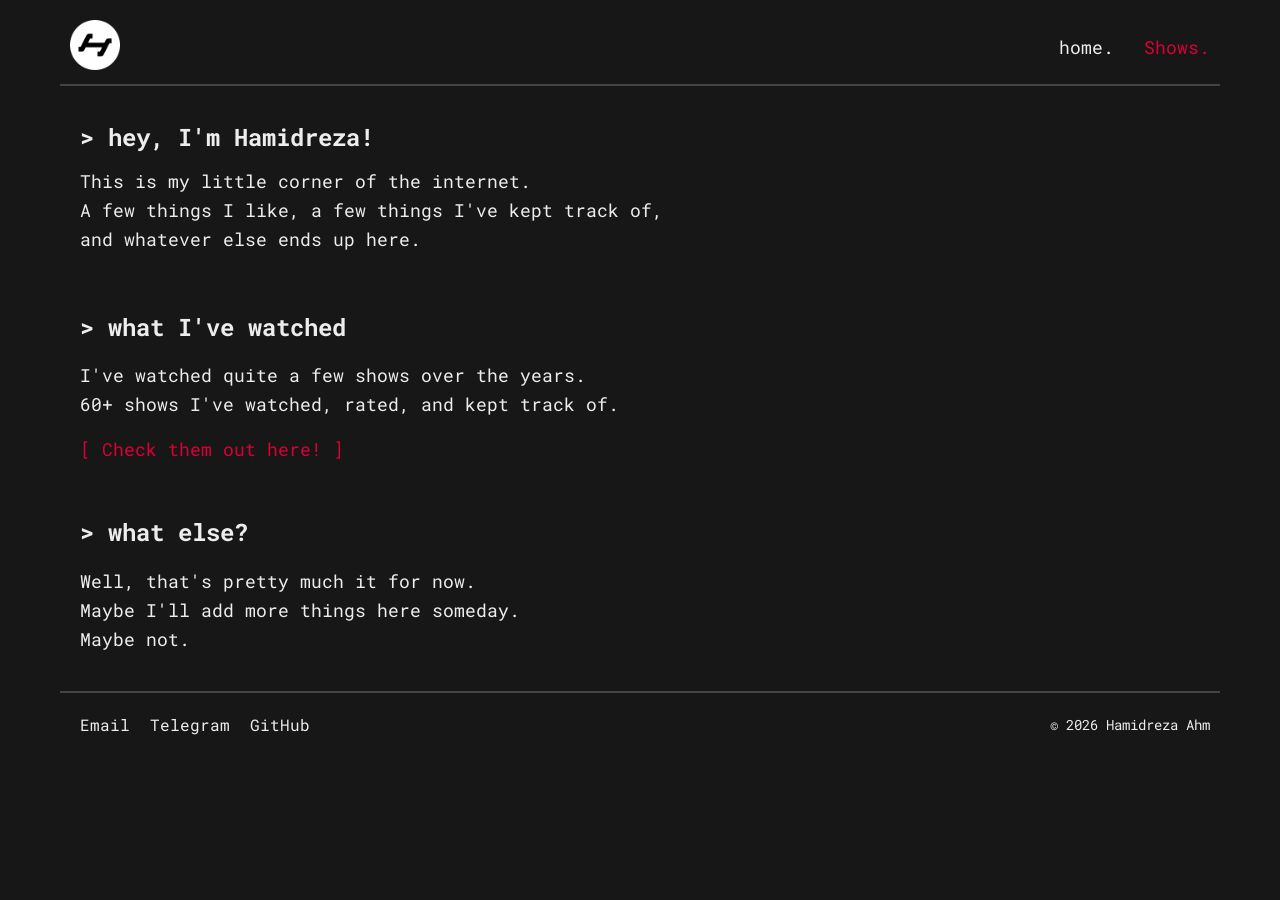
<file: index.html>
<!DOCTYPE html>
<html lang="en">
<head>
    <meta charset="UTF-8">
    <meta name="viewport" content="width=device-width, initial-scale=1.0">
    <link rel="preconnect" href="https://fonts.googleapis.com">
    <link rel="preconnect" href="https://fonts.gstatic.com" crossorigin>
    <link href="https://fonts.googleapis.com/css2?family=Roboto+Mono:ital,wght@0,100..700;1,100..700&display=swap" rel="stylesheet">
    <link rel="stylesheet" href="./styles/app.css">
    <link rel="stylesheet" href="./styles/normalize.css">
    <link rel="shortcut icon" href="./images/logo.png" type="image/x-icon">
    <title>home.</title>
</head>
<body>
    <header class="header">
        <div class="container">
            <nav class="nav">
                <section class="nav_content">
                    <div class="nav_logo">
                        <a href="./index.html" class="nav_button">
                            <img src="./images/logo.png" alt="H" class="nav_logo_img">
                        </a>
                    </div>
                    <div class="nav_buttons">
                        <ul class="nav_list">
                            <li class="nav_item">
                                <a href="./index.html" class="nav_button">home.</a>
                            </li>
                            <li class="nav_item">
                                <a href="./shows.html" class="nav_button nav_button--shows" target="_blank" >Shows.</a>
                            </li>
                        </ul>
                    </div>
                </section>
            </nav>
        </div>
    </header>

    <main class="main">
        <div class="container">
            <section class="hero">
                <div class="main_contect">
                    <h1 class="main_title"> > hey, I'm Hamidreza! </h1>
                    <p class="main_description">
                        This is my little corner of the internet.
                    </p>
                    <p class="main_description">
                        A few things I like, a few things I've kept track of,<br/>
                        and whatever else ends up here.
                    </p>
                    <!-- <a href="./about.html" class="shows_button" target="_blank"> [ a little more about me → ]</a> -->

                </div>
            </section>
            <section class="shows">
                <div class="main_contect">
                    <h2 class="main_title"> > what I've watched </h2>
                    <p class="main_description">
                        I've watched quite a few shows over the years.
                    </p>
                    <p class="main_description">
                        60+ shows I've watched, rated, and kept track of.
                    </p>
                    <a href="./shows.html" class="shows_button" target="_blank">[ Check them out here! ]</a>
                </div>
            </section>

            <section class="currently">
                <div class="main_contect">
                    <h2 class="main_title">> what else? </h2>
                    <p class="main_description">
                        Well, that's pretty much it for now.<br/>
                        Maybe I'll add more things here someday.<br/>
                        Maybe not.
                    </p>

                </div>
            </section>
        </div>
    </main>

    <footer class="footer">
        <div class="container">
            <section class="footer_content">
                <nav class="footer_nav">
                    <ul class="footer_nav_list" >
                        <li class="footer_nav_item" >
                            <a href="mailto:hamidrezaahmadi@gmail.com" class="footer_nav_link" target="_blank">Email</a>
                        </li>
                        <li class="footer_nav_item">
                            <a href="https://t.me/PianistNoob" class="footer_nav_link" target="_blank">Telegram</a>
                        </li>
                        <li class="footer_nav_item">
                            <a href="https://github.com/Noob-coder88" class="footer_nav_link" target="_blank">GitHub</a>
                        </li >
                    </ul>
                </nav>
                <div class="copyrights">
                    <p class="copyright"> © 2026 Hamidreza Ahm</p>
                </div>
            </section>
        </div>
    </footer>
</body>
</html>
</file>
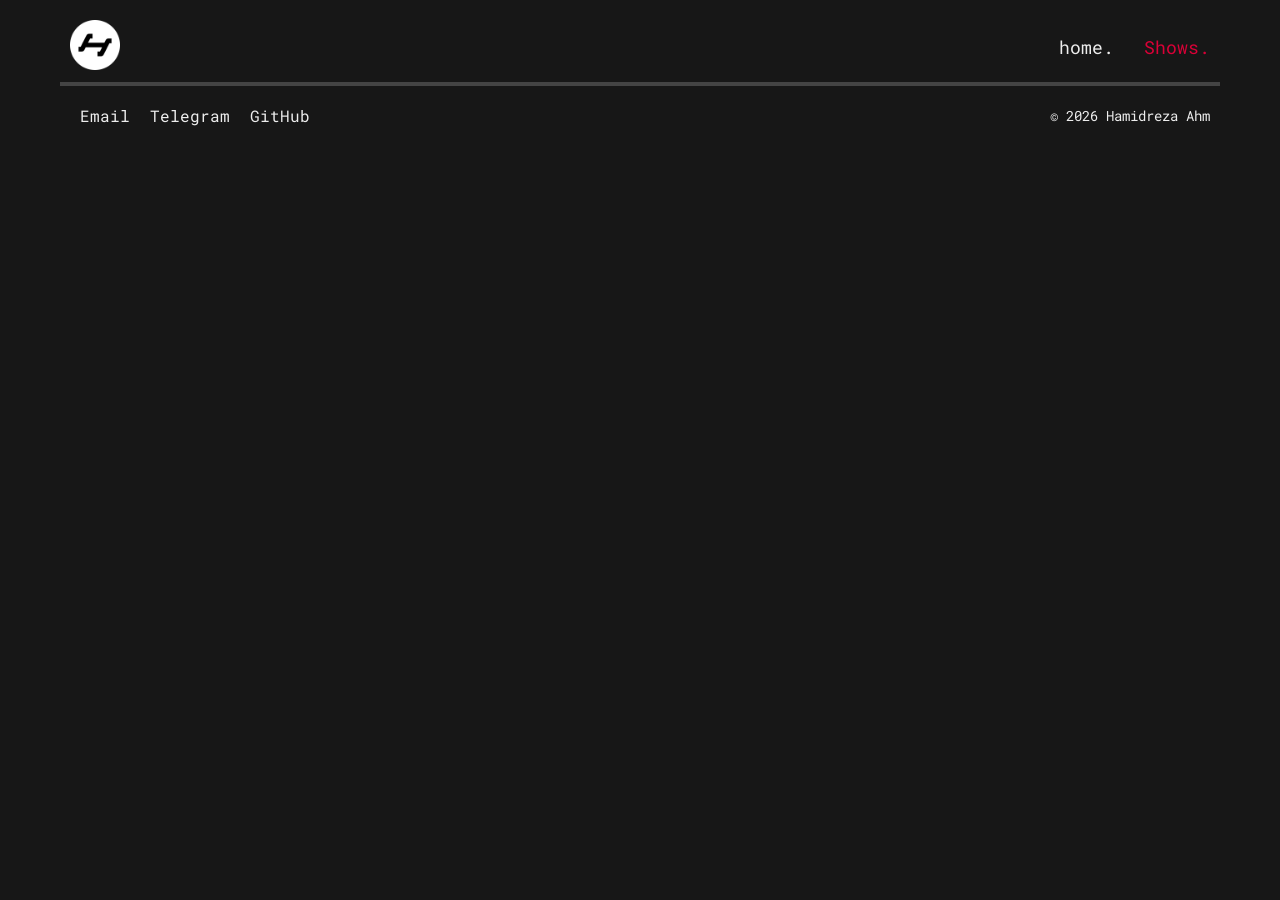
<file: about.html>
<!DOCTYPE html>
<html lang="en">
<head>
    <meta charset="UTF-8">
    <meta name="viewport" content="width=device-width, initial-scale=1.0">
    <link rel="preconnect" href="https://fonts.googleapis.com">
    <link rel="preconnect" href="https://fonts.gstatic.com" crossorigin>
    <link href="https://fonts.googleapis.com/css2?family=Roboto+Mono:ital,wght@0,100..700;1,100..700&display=swap" rel="stylesheet">
    <link rel="stylesheet" href="./styles/app.css">
    <link rel="stylesheet" href="./styles/normalize.css">
    <link rel="shortcut icon" href="./images/logo.png" type="image/x-icon">
    <title>me.</title>
</head>
<body>
    <header class="header">
        <div class="container">
            <nav class="nav">
                <section class="nav_content">
                    <div class="nav_logo">
                        <a href="./index.html" class="nav_button">
                            <img src="./images/logo.png" alt="Logo" class="nav_logo_img">
                        </a>
                    </div>
                    <div class="nav_buttons">
                        <ul class="nav_list">
                            <li class="nav_item">
                                <a href="./index.html" class="nav_button">home.</a>
                            </li>
                            <li class="nav_item">
                                <a href="./shows.html" class="nav_button nav_button--shows" target="_blank" >Shows.</a>
                            </li>
                        </ul>
                    </div>
                </section>
            </nav>
        </div>
    </header>
    <section class="main">
        <div class="container">
            <!-- <section class="about">
            <h1 class="about_title"> > So, about me... </h1>
            <p class="about_text">
                My name is HamidReza. I'm 17, and I study computer science in school.<br><br>
                I like going out and hanging out with my friends.<br><br>
                In my free time—which is kind of my whole life—I like watching shows more than anything else. I also like listening to music, playing chess, and learning another language. That's pretty much it.<br><br>
                You might be wondering why I'm so obsessed with shows. Well, they mean a lot to me. I've grown up with them, lived with them, and in some ways, lived through them.<br>
                 I've experienced and learned things from them that I didn't—or couldn't—experience in my own life.<br>
                They've helped shape me into the person I am today.<br><br>
                Music is also an important part of my life. It's not a lie when I say I like almost everything when it comes to music, but what I listen to most is rock and metal.<br><br>
                As for chess, I just like it, even though I'm not very good at it.<br><br>
                And the night... I just love it. The silence, the loneliness, the darkness—everything about it.<br><br>
                That's it, I guess. I don't want to write too much and overshare like I usually do.<br>
                But if you've somehow made it all the way here, thanks for reading.<br>
                And hey, I always appreciate a new friend
                <a href="https://t.me/PianistNoob" target="_blank" class="about_link">[t.me]</a>
            </p>
            </section> -->
        </div>
    </section>
    <footer class="footer">
        <div class="container">
            <section class="footer_content">
                <nav class="footer_nav">
                    <ul class="footer_nav_list" >
                        <li class="footer_nav_item" >
                            <a href="mailto:hamidrezaahmadi@gmail.com" class="footer_nav_link" target="_blank">Email</a>
                        </li>
                        <li class="footer_nav_item">
                            <a href="https://t.me/PianistNoob" class="footer_nav_link" target="_blank">Telegram</a>
                        </li>
                        <li class="footer_nav_item">
                            <a href="https://github.com/Noob-coder88" class="footer_nav_link" target="_blank">GitHub</a>
                        </li >
                    </ul>
                </nav>
                <div class="copyrights">
                    <p class="copyright"> © 2026 Hamidreza Ahm</p>
                </div>
            </section>
        </div>
    </footer>
</body>
</html>
</file>
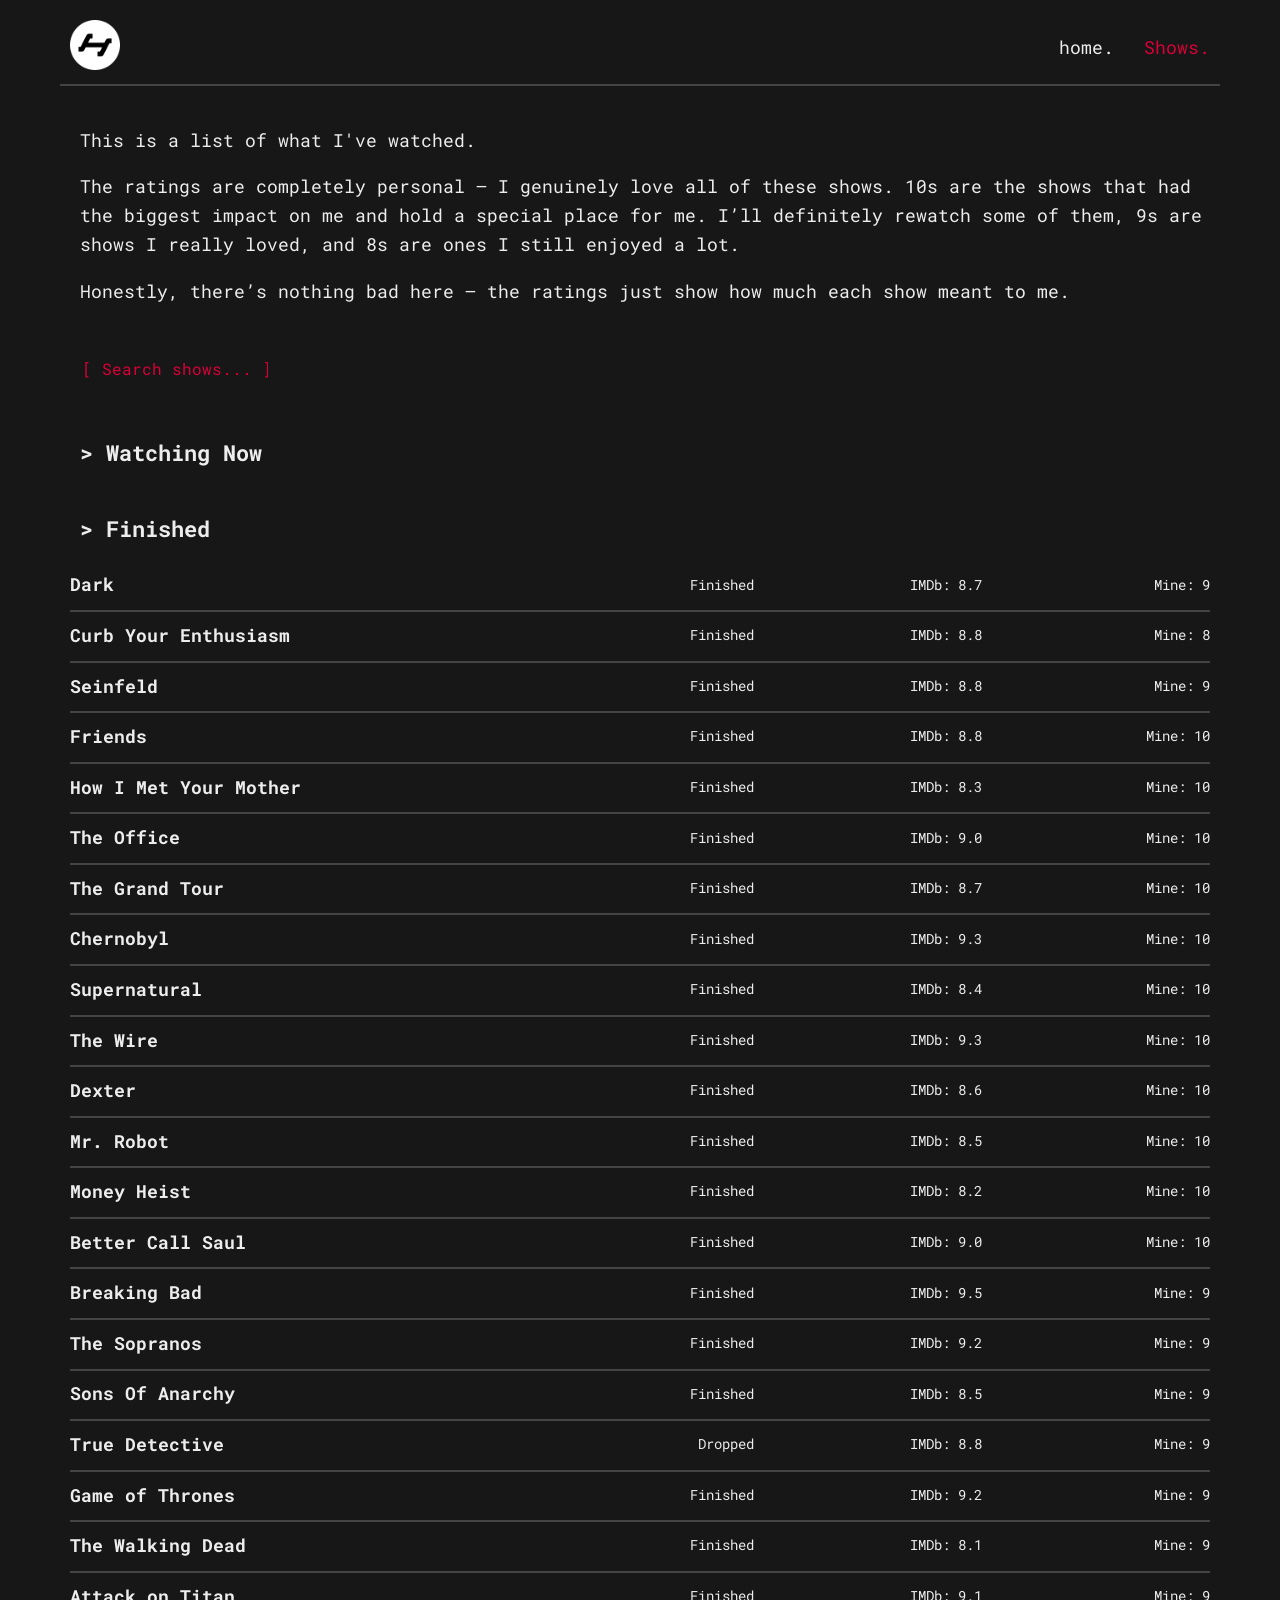
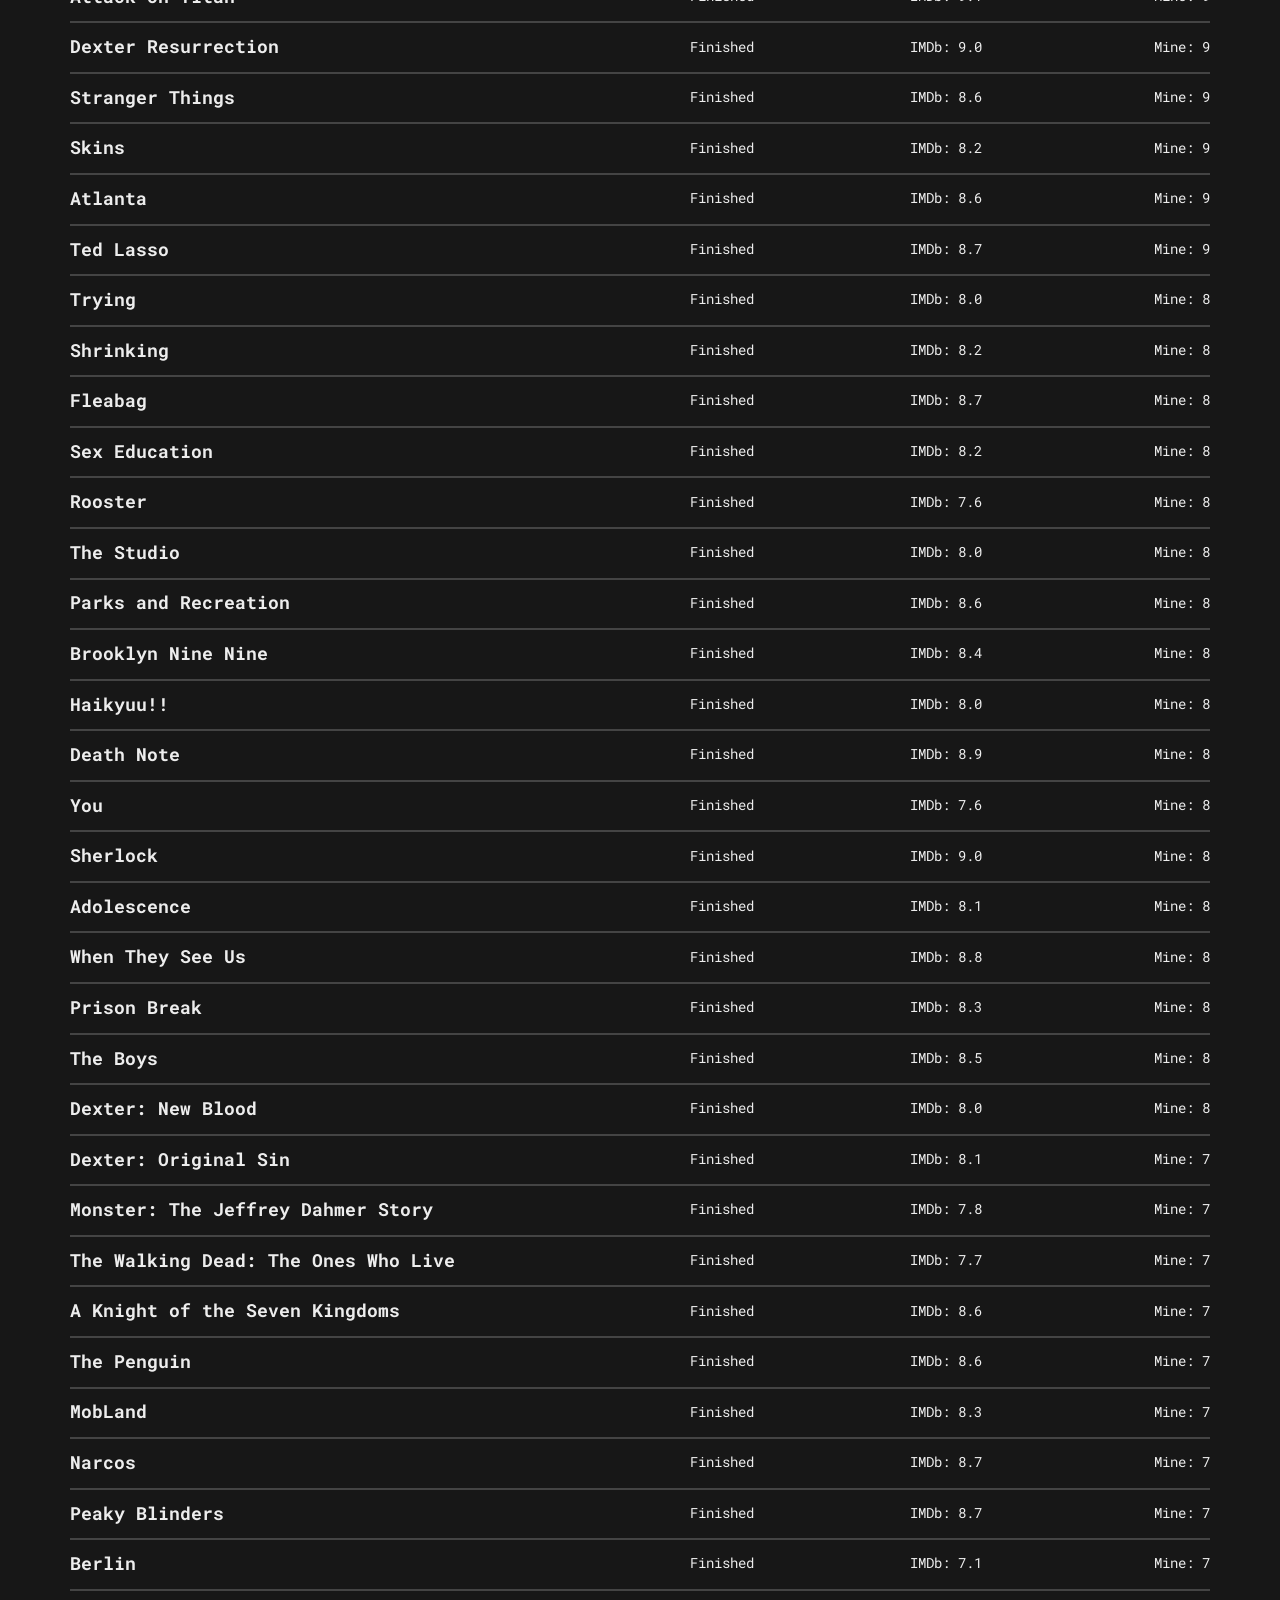
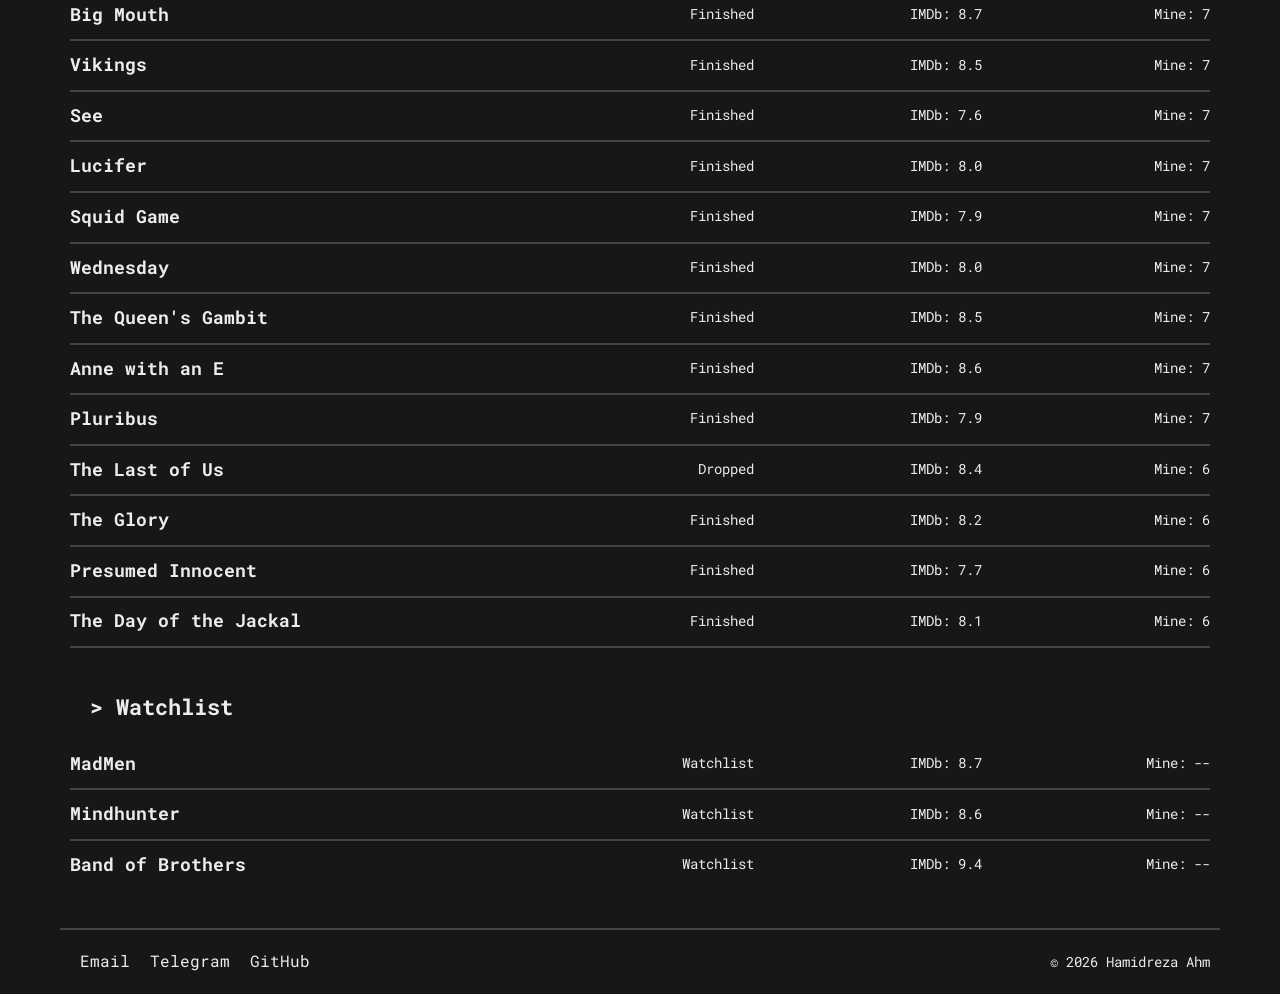
<file: shows.html>
<!DOCTYPE html>
<html lang="en">
<head>
    <meta charset="UTF-8">
    <meta name="viewport" content="width=device-width, initial-scale=1.0">
    <link rel="preconnect" href="https://fonts.googleapis.com">
    <link rel="preconnect" href="https://fonts.gstatic.com" crossorigin>
    <link href="https://fonts.googleapis.com/css2?family=Roboto+Mono:ital,wght@0,100..700;1,100..700&display=swap" rel="stylesheet">
    <link rel="stylesheet" href="./styles/app.css">
    <link rel="stylesheet" href="./styles/normalize.css">
    <link rel="shortcut icon" href="./images/logo.png" type="image/x-icon">
    <title>Shows.</title>
</head>
<body>
    <header class="header">
        <div class="container">
            <nav class="nav">
                <section class="nav_content">
                    <div class="nav_logo">
                        <a href="./index.html" class="nav_button">
                            <img src="./images/logo.png" alt="H" class="nav_logo_img">
                        </a>
                    </div>
                    <div class="nav_buttons">
                        <ul class="nav_list">
                            <li class="nav_item">
                                <a href="./index.html" class="nav_button">home.</a>
                            </li>
                            <li class="nav_item">
                                <a href="#" class="nav_button nav_button--shows">Shows.</a>
                            </li>
                        </ul>
                    </div>
                </section>
            </nav>
        </div>
    </header>
    <main class="main">
        <div class="container">
            <section class="my_shows">
                <div class="shows_about">
                    <p class="shows_about_description">
                            This is a list of what I've watched.
                    </p>
                    <p class="shows_about_description shows_about_description--long">
                        The ratings are completely personal — I genuinely love all of these shows.
                        10s are the shows that had the biggest impact on me and hold a special place for me.
                         I’ll definitely rewatch some of them, 9s are shows I really loved, and 8s are ones I still enjoyed a lot.
                    </p>
                    <p class="shows_about_description">
                        Honestly, there’s nothing bad here — the ratings just show how much each show meant to me.
                    </p>
                    <!-- <h1 class="shows_about_title">> My Shows</h1> -->
                </div>
                <div class="searchbox">
                      <input class="shows_search" type="text" id="search" placeholder="[ Search shows... ] ">
                </div>

                    <h1 class="Watching_title shows_section_title">> Watching Now</h1>
                <div class="shows_list">
                    <!-- Watching -->

                    <h2 class="Finished_title shows_section_title">> Finished</h2>
                    <!-- Finished -->
                    <a href="show.html?id=dark" class="shows_item">
                        <h2 class="shows_title">Dark</h2>
                        <p class="shows_status">Finished</p>
                        <p class="shows_imdb">IMDb: 8.7</p>
                        <p class="shows_myrate">Mine: 9</p>
                    </a>

                    <a href="show.html?id=curb-your-enthusiasm" class="shows_item">
                        <h2 class="shows_title">Curb Your Enthusiasm</h2>
                        <p class="shows_status">Finished</p>
                        <p class="shows_imdb">IMDb: 8.8</p>
                        <p class="shows_myrate">Mine: 8</p>
                    </a>
                    <a href="show.html?id=seinfeld" class="shows_item">
                        <h2 class="shows_title">Seinfeld</h2>
                        <p class="shows_status">Finished</p>
                        <p class="shows_imdb">IMDb: 8.8</p>
                        <p class="shows_myrate">Mine: 9</p>
                    </a>
                    <a href="show.html?id=friends" class="shows_item">
                        <h2 class="shows_title">Friends</h2>
                        <p class="shows_status">Finished</p>
                        <p class="shows_imdb">IMDb: 8.8</p>
                        <p class="shows_myrate">Mine: 10</p>
                    </a>
                    <a href="show.html?id=how-i-met-your-mother" class="shows_item">
                        <h2 class="shows_title">How I Met Your Mother</h2>
                        <p class="shows_status">Finished</p>
                        <p class="shows_imdb">IMDb: 8.3</p>
                        <p class="shows_myrate">Mine: 10</p>
                    </a>
                    <a href="show.html?id=the-office" class="shows_item">
                        <h2 class="shows_title">The Office</h2>
                        <p class="shows_status">Finished</p>
                        <p class="shows_imdb">IMDb: 9.0</p>
                        <p class="shows_myrate">Mine: 10</p>
                    </a>
                    <a href="show.html?id=the-grand-tour" class="shows_item">
                        <h2 class="shows_title">The Grand Tour</h2>
                        <p class="shows_status">Finished</p>
                        <p class="shows_imdb">IMDb: 8.7</p>
                        <p class="shows_myrate">Mine: 10</p>
                    </a>
                    <a href="show.html?id=chernobyl" class="shows_item">
                        <h2 class="shows_title">Chernobyl</h2>
                        <p class="shows_status">Finished</p>
                        <p class="shows_imdb">IMDb: 9.3</p>
                        <p class="shows_myrate">Mine: 10</p>
                    </a>
                    <a href="show.html?id=supernatural" class="shows_item">
                        <h2 class="shows_title">Supernatural</h2>
                        <p class="shows_status">Finished</p>
                        <p class="shows_imdb">IMDb: 8.4</p>
                        <p class="shows_myrate">Mine: 10</p>
                    </a>
                    <a href="show.html?id=the-wire" class="shows_item">
                        <h2 class="shows_title">The Wire</h2>
                        <p class="shows_status">Finished</p>
                        <p class="shows_imdb">IMDb: 9.3</p>
                        <p class="shows_myrate">Mine: 10</p>
                    </a>
                    <a href="show.html?id=dexter" class="shows_item">
                        <h2 class="shows_title">Dexter</h2>
                        <p class="shows_status">Finished</p>
                        <p class="shows_imdb">IMDb: 8.6</p>
                        <p class="shows_myrate">Mine: 10</p>
                    </a>
                    <a href="show.html?id=mr-robot" class="shows_item">
                        <h2 class="shows_title">Mr. Robot</h2>
                        <p class="shows_status">Finished</p>
                        <p class="shows_imdb">IMDb: 8.5</p>
                        <p class="shows_myrate">Mine: 10</p>
                    </a>
                    <a href="show.html?id=money-heist" class="shows_item">
                        <h2 class="shows_title">Money Heist</h2>
                        <p class="shows_status">Finished</p>
                        <p class="shows_imdb">IMDb: 8.2</p>
                        <p class="shows_myrate">Mine: 10</p>
                    </a>
                    <a href="show.html?id=better-call-saul" class="shows_item">
                        <h2 class="shows_title">Better Call Saul</h2>
                        <p class="shows_status">Finished</p>
                        <p class="shows_imdb">IMDb: 9.0</p>
                        <p class="shows_myrate">Mine: 10</p>
                    </a>


                    <!-- 9 -->
                    <a href="show.html?id=breaking-bad" class="shows_item">
                        <h2 class="shows_title">Breaking Bad</h2>
                        <p class="shows_status">Finished</p>
                        <p class="shows_imdb">IMDb: 9.5</p>
                        <p class="shows_myrate">Mine: 9</p>
                    </a>
                    <a href="show.html?id=the-sopranos" class="shows_item">
                        <h2 class="shows_title">The Sopranos</h2>
                        <p class="shows_status">Finished</p>
                        <p class="shows_imdb">IMDb: 9.2</p>
                        <p class="shows_myrate">Mine: 9</p>
                    </a>
                    <a href="show.html?id=sons-of-anarchy" class="shows_item">
                        <h2 class="shows_title">Sons Of Anarchy</h2>
                        <p class="shows_status">Finished</p>
                        <p class="shows_imdb">IMDb: 8.5</p>
                        <p class="shows_myrate">Mine: 9</p>
                    </a>
                    <a href="show.html?id=true-detective" class="shows_item">
                        <h2 class="shows_title">True Detective</h2>
                        <p class="shows_status">Dropped</p>
                        <p class="shows_imdb">IMDb: 8.8</p>
                        <p class="shows_myrate">Mine: 9</p>
                    </a>
                    <a href="show.html?id=game-of-thrones" class="shows_item">
                        <h2 class="shows_title">Game of Thrones</h2>
                        <p class="shows_status">Finished</p>
                        <p class="shows_imdb">IMDb: 9.2</p>
                        <p class="shows_myrate">Mine: 9</p>
                    </a>
                    <a href="show.html?id=the-walking-dead" class="shows_item">
                        <h2 class="shows_title">The Walking Dead</h2>
                        <p class="shows_status">Finished</p>
                        <p class="shows_imdb">IMDb: 8.1</p>
                        <p class="shows_myrate">Mine: 9</p>
                    </a>
                    <a href="show.html?id=attack-on-titan" class="shows_item">
                        <h2 class="shows_title">Attack on Titan</h2>
                        <p class="shows_status">Finished</p>
                        <p class="shows_imdb">IMDb: 9.1</p>
                        <p class="shows_myrate">Mine: 9</p>
                    </a>
                    <a href="show.html?id=dexter-resurrection" class="shows_item">
                        <h2 class="shows_title">Dexter Resurrection</h2>
                        <p class="shows_status">Finished</p>
                        <p class="shows_imdb">IMDb: 9.0</p>
                        <p class="shows_myrate">Mine: 9</p>
                    </a>
                    <a href="show.html?id=stranger-things" class="shows_item">
                        <h2 class="shows_title">Stranger Things</h2>
                        <p class="shows_status">Finished</p>
                        <p class="shows_imdb">IMDb: 8.6</p>
                        <p class="shows_myrate">Mine: 9</p>
                    </a>
                    <a href="show.html?id=skins" class="shows_item">
                        <h2 class="shows_title">Skins</h2>
                        <p class="shows_status">Finished</p>
                        <p class="shows_imdb">IMDb: 8.2</p>
                        <p class="shows_myrate">Mine: 9</p>
                    </a>
                    <a href="show.html?id=atlanta" class="shows_item">
                        <h2 class="shows_title">Atlanta</h2>
                        <p class="shows_status">Finished</p>
                        <p class="shows_imdb">IMDb: 8.6</p>
                        <p class="shows_myrate">Mine: 9</p>
                    </a>
                    <a href="show.html?id=ted-lasso" class="shows_item">
                        <h2 class="shows_title">Ted Lasso</h2>
                        <p class="shows_status">Finished</p>
                        <p class="shows_imdb">IMDb: 8.7</p>
                        <p class="shows_myrate">Mine: 9</p>
                    </a>
                    <!-- 8   -->


                    <a href="show.html?id=trying" class="shows_item">
                        <h2 class="shows_title">Trying</h2>
                        <p class="shows_status">Finished</p>
                        <p class="shows_imdb">IMDb: 8.0</p>
                        <p class="shows_myrate">Mine: 8</p>
                    </a>
                    <a href="show.html?id=shrinking" class="shows_item">
                        <h2 class="shows_title">Shrinking</h2>
                        <p class="shows_status">Finished</p>
                        <p class="shows_imdb">IMDb: 8.2</p>
                        <p class="shows_myrate">Mine: 8</p>
                    </a>
                    <a href="show.html?id=fleabag" class="shows_item">
                        <h2 class="shows_title">Fleabag</h2>
                        <p class="shows_status">Finished</p>
                        <p class="shows_imdb">IMDb: 8.7</p>
                        <p class="shows_myrate">Mine: 8</p>
                    </a>
                    <a href="show.html?id=sex-education" class="shows_item">
                        <h2 class="shows_title">Sex Education</h2>
                        <p class="shows_status">Finished</p>
                        <p class="shows_imdb">IMDb: 8.2</p>
                        <p class="shows_myrate">Mine: 8</p>
                    </a>
                    <a href="show.html?id=rooster" class="shows_item">
                        <h2 class="shows_title">Rooster</h2>
                        <p class="shows_status">Finished</p>
                        <p class="shows_imdb">IMDb: 7.6</p>
                        <p class="shows_myrate">Mine: 8</p>
                    </a>
                    <a href="show.html?id=the-studio" class="shows_item">
                        <h2 class="shows_title">The Studio</h2>
                        <p class="shows_status">Finished</p>
                        <p class="shows_imdb">IMDb: 8.0</p>
                        <p class="shows_myrate">Mine: 8</p>
                    </a>
                    <a href="show.html?id=parks-and-recreation" class="shows_item">
                        <h2 class="shows_title">Parks and Recreation</h2>
                        <p class="shows_status">Finished</p>
                        <p class="shows_imdb">IMDb: 8.6</p>
                        <p class="shows_myrate">Mine: 8</p>
                    </a>
                    <a href="show.html?id=brooklyn-nine-nine" class="shows_item">
                        <h2 class="shows_title">Brooklyn Nine Nine</h2>
                        <p class="shows_status">Finished</p>
                        <p class="shows_imdb">IMDb: 8.4</p>
                        <p class="shows_myrate">Mine: 8</p>
                    </a>
                    <a href="show.html?id=haikyuu" class="shows_item">
                        <h2 class="shows_title">Haikyuu!!</h2>
                        <p class="shows_status">Finished</p>
                        <p class="shows_imdb">IMDb: 8.0</p>
                        <p class="shows_myrate">Mine: 8</p>
                    </a>
                    <a href="show.html?id=death-note" class="shows_item">
                        <h2 class="shows_title">Death Note</h2>
                        <p class="shows_status">Finished</p>
                        <p class="shows_imdb">IMDb: 8.9</p>
                        <p class="shows_myrate">Mine: 8</p>
                    </a>
                    <a href="show.html?id=you" class="shows_item">
                        <h2 class="shows_title">You</h2>
                        <p class="shows_status">Finished</p>
                        <p class="shows_imdb">IMDb: 7.6</p>
                        <p class="shows_myrate">Mine: 8</p>
                    </a>
                    <a href="show.html?id=sherlock" class="shows_item">
                        <h2 class="shows_title">Sherlock</h2>
                        <p class="shows_status">Finished</p>
                        <p class="shows_imdb">IMDb: 9.0</p>
                        <p class="shows_myrate">Mine: 8</p>
                    </a>
                    <a href="show.html?id=adolescence" class="shows_item">
                        <h2 class="shows_title">Adolescence</h2>
                        <p class="shows_status">Finished</p>
                        <p class="shows_imdb">IMDb: 8.1</p>
                        <p class="shows_myrate">Mine: 8</p>
                    </a>
                    <a href="show.html?id=when-they-see-us" class="shows_item">
                        <h2 class="shows_title">When They See Us</h2>
                        <p class="shows_status">Finished</p>
                        <p class="shows_imdb">IMDb: 8.8</p>
                        <p class="shows_myrate">Mine: 8</p>
                    </a>
                    <a href="show.html?id=prison-break" class="shows_item">
                        <h2 class="shows_title">Prison Break</h2>
                        <p class="shows_status">Finished</p>
                        <p class="shows_imdb">IMDb: 8.3</p>
                        <p class="shows_myrate">Mine: 8</p>
                    </a>
                    <a href="show.html?id=the-boys" class="shows_item ">
                        <h2 class="shows_title">The Boys</h2>
                        <p class="shows_status">Finished</p>
                        <p class="shows_imdb">IMDb: 8.5</p>
                        <p class="shows_myrate">Mine: 8</p>
                    </a>
                    <a href="show.html?id=dexter-new-blood" class="shows_item">
                        <h2 class="shows_title">Dexter: New Blood</h2>
                        <p class="shows_status">Finished</p>
                        <p class="shows_imdb">IMDb: 8.0</p>
                        <p class="shows_myrate">Mine: 8</p>
                    </a>

                    <!-- 7 -->

                    <a href="show.html?id=dexter-original-sin" class="shows_item">
                        <h2 class="shows_title">Dexter: Original Sin</h2>
                        <p class="shows_status">Finished</p>
                        <p class="shows_imdb">IMDb: 8.1</p>
                        <p class="shows_myrate">Mine: 7</p>
                    </a>
                    <a href="show.html?id=monster-the-jeffrey-dahmer-story" class="shows_item">
                        <h2 class="shows_title">Monster: The Jeffrey Dahmer Story</h2>
                        <p class="shows_status">Finished</p>
                        <p class="shows_imdb">IMDb: 7.8</p>
                        <p class="shows_myrate">Mine: 7</p>
                    </a>
                    <a href="show.html?id=the-ones-who-live" class="shows_item">
                        <h2 class="shows_title">The Walking Dead: The Ones Who Live</h2>
                        <p class="shows_status">Finished</p>
                        <p class="shows_imdb">IMDb: 7.7</p>
                        <p class="shows_myrate">Mine: 7</p>
                    </a>
                    <a href="show.html?id=a-knight-of-the-seven-kingdom" class="shows_item">
                        <h2 class="shows_title">A Knight of the Seven Kingdoms</h2>
                        <p class="shows_status">Finished</p>
                        <p class="shows_imdb">IMDb: 8.6</p>
                        <p class="shows_myrate">Mine: 7</p>
                    </a>
                    <a href="show.html?id=the-penguin" class="shows_item">
                        <h2 class="shows_title">The Penguin</h2>
                        <p class="shows_status">Finished</p>
                        <p class="shows_imdb">IMDb: 8.6</p>
                        <p class="shows_myrate">Mine: 7</p>
                    </a>
                    <a href="show.html?id=mobland" class="shows_item">
                        <h2 class="shows_title">MobLand</h2>
                        <p class="shows_status">Finished</p>
                        <p class="shows_imdb">IMDb: 8.3</p>
                        <p class="shows_myrate">Mine: 7</p>
                    </a>
                    <a href="show.html?id=narcos" class="shows_item">
                        <h2 class="shows_title">Narcos</h2>
                        <p class="shows_status">Finished</p>
                        <p class="shows_imdb">IMDb: 8.7</p>
                        <p class="shows_myrate">Mine: 7</p>
                    </a>
                    <a href="show.html?id=peaky-blinders" class="shows_item">
                        <h2 class="shows_title">Peaky Blinders</h2>
                        <p class="shows_status">Finished</p>
                        <p class="shows_imdb">IMDb: 8.7</p>
                        <p class="shows_myrate">Mine: 7</p>
                    </a>
                    <a href="show.html?id=berlin" class="shows_item">
                        <h2 class="shows_title">Berlin</h2>
                        <p class="shows_status">Finished</p>
                        <p class="shows_imdb">IMDb: 7.1</p>
                        <p class="shows_myrate">Mine: 7</p>
                    </a>
                    <a href="show.html?id=big-mouth" class="shows_item">
                        <h2 class="shows_title">Big Mouth</h2>
                        <p class="shows_status">Finished</p>
                        <p class="shows_imdb">IMDb: 8.7</p>
                        <p class="shows_myrate">Mine: 7</p>
                    </a>
                    <a href="show.html?id=vikings" class="shows_item">
                        <h2 class="shows_title">Vikings</h2>
                        <p class="shows_status">Finished</p>
                        <p class="shows_imdb">IMDb: 8.5</p>
                        <p class="shows_myrate">Mine: 7</p>
                    </a>
                    <a href="show.html?id=see" class="shows_item">
                        <h2 class="shows_title">See</h2>
                        <p class="shows_status">Finished</p>
                        <p class="shows_imdb">IMDb: 7.6</p>
                        <p class="shows_myrate">Mine: 7</p>
                    </a>

                    <a href="show.html?id=lucifer" class="shows_item">
                        <h2 class="shows_title">Lucifer</h2>
                        <p class="shows_status">Finished</p>
                        <p class="shows_imdb">IMDb: 8.0</p>
                        <p class="shows_myrate">Mine: 7</p>
                    </a>
                    <a href="show.html?id=squid-game" class="shows_item">
                        <h2 class="shows_title">Squid Game</h2>
                        <p class="shows_status">Finished</p>
                        <p class="shows_imdb">IMDb: 7.9</p>
                        <p class="shows_myrate">Mine: 7</p>
                    </a>
                    <a href="show.html?id=wednesday" class="shows_item">
                        <h2 class="shows_title">Wednesday</h2>
                        <p class="shows_status">Finished</p>
                        <p class="shows_imdb">IMDb: 8.0</p>
                        <p class="shows_myrate">Mine: 7</p>
                    </a>
                    <a href="show.html?id=the-queens-gambit" class="shows_item">
                        <h2 class="shows_title">The Queen's Gambit</h2>
                        <p class="shows_status">Finished</p>
                        <p class="shows_imdb">IMDb: 8.5</p>
                        <p class="shows_myrate">Mine: 7</p>
                    </a>
                    <a href="show.html?id=anne-with-an-e" class="shows_item">
                        <h2 class="shows_title">Anne with an E</h2>
                        <p class="shows_status">Finished</p>
                        <p class="shows_imdb">IMDb: 8.6</p>
                        <p class="shows_myrate">Mine: 7</p>
                    </a>
                    <a href="show.html?id=pluribus" class="shows_item">
                        <h2 class="shows_title">Pluribus</h2>
                        <p class="shows_status">Finished</p>
                        <p class="shows_imdb">IMDb: 7.9</p>
                        <p class="shows_myrate">Mine: 7</p>
                    </a>

                    <!-- 6 -->

                    <a href="show.html?id=the-last-of-us" class="shows_item">
                        <h2 class="shows_title">The Last of Us</h2>
                        <p class="shows_status">Dropped</p>
                        <p class="shows_imdb">IMDb: 8.4</p>
                        <p class="shows_myrate">Mine: 6</p>
                    </a>
                    <a href="show.html?id=the-glory" class="shows_item">
                        <h2 class="shows_title">The Glory</h2>
                        <p class="shows_status">Finished</p>
                        <p class="shows_imdb">IMDb: 8.2</p>
                        <p class="shows_myrate">Mine: 6</p>
                    </a>
                    <a href="show.html?id=presumed-innocent" class="shows_item">
                        <h2 class="shows_title">Presumed Innocent</h2>
                        <p class="shows_status">Finished</p>
                        <p class="shows_imdb">IMDb: 7.7</p>
                        <p class="shows_myrate">Mine: 6</p>
                    </a>
                    <a href="show.html?id=the-day-of-the-jackal" class="shows_item">
                        <h2 class="shows_title">The Day of the Jackal</h2>
                        <p class="shows_status">Finished</p>
                        <p class="shows_imdb">IMDb: 8.1</p>
                        <p class="shows_myrate">Mine: 6</p>
                    </a>

                    <h2 class="watchlist_title shows_section_title">> Watchlist</h2>

                    <a href="show.html?id=madmen" class="shows_item">
                        <h2 class="shows_title">MadMen</h2>
                        <p class="shows_status">Watchlist</p>
                        <p class="shows_imdb">IMDb: 8.7</p>
                        <p class="shows_myrate">Mine: --</p>
                    </a>
                    <a href="show.html?id=mindhunter" class="shows_item">
                        <h2 class="shows_title">Mindhunter</h2>
                        <p class="shows_status">Watchlist</p>
                        <p class="shows_imdb">IMDb: 8.6</p>
                        <p class="shows_myrate">Mine: --</p>
                    </a>
                    <a href="show.html?id=band-of-brothers" class="shows_item">
                        <h2 class="shows_title">Band of Brothers</h2>
                        <p class="shows_status">Watchlist</p>
                        <p class="shows_imdb">IMDb: 9.4</p>
                        <p class="shows_myrate">Mine: --</p>
                    </a>
                </div>
            </section>
        </div>
    </main>
    <footer class="footer">
        <div class="container">
            <section class="footer_content">
                <nav class="footer_nav">
                    <ul class="footer_nav_list" >
                        <li class="footer_nav_item" >
                            <a href="mailto:hamidrezaahmadi@gmail.com" class="footer_nav_link" target="_blank">Email</a>
                        </li>
                        <li class="footer_nav_item">
                            <a href="https://t.me/PianistNoob" class="footer_nav_link" target="_blank">Telegram</a>
                        </li>
                        <li class="footer_nav_item">
                            <a href="https://github.com/Noob-coder88" class="footer_nav_link" target="_blank">GitHub</a>
                        </li >
                    </ul>
                </nav>
                <div class="copyrights">
                    <p class="copyright"> © 2026 Hamidreza Ahm</p>
                </div>
            </section>
        </div>
    </footer>
    <script>
        const searchInput = document.getElementById("search");
        const shows = document.querySelectorAll(".shows_item");
        const sectionTitles = document.querySelectorAll(".shows_section_title");

        searchInput.addEventListener("input", () => {
            const query = searchInput.value.toLowerCase().trim();

            shows.forEach(show => {
                const title = show
                    .querySelector(".shows_title")
                    .textContent
                    .toLowerCase();

                show.style.display = title.includes(query) ? "" : "none";
            });

            sectionTitles.forEach(section => {
                section.style.display = query ? "none" : "";
            });
        });
    </script>
</body>
</html>
</file>
<file: styles/app.css>
html {
  font-size: 62.5%;
  box-sizing:border-box ;
}
*,
*::after,
*::before {
    box-sizing: inherit;
}


.roboto-mono- {
  font-family: "Roboto Mono", monospace;
  font-optical-sizing: auto;
  font-style: normal;
}

:root {
  --color-bg: #171717;
  --color-surface: #444444;
  --color-accent: #DA0037;
  --color-text: #EDEDED;
}

.container {
  max-width: 1200px;
  margin: 0 auto;
  padding: 0 2rem;
}


body {
    background-color: var(--color-bg);
    color: var(--color-text);
    font-family: "Roboto Mono", monospace;
    font-optical-sizing: auto;
    font-style: normal;
    margin: 0;
    padding: 0;
}

/* HEADER AND NAV */
.header{
}
.nav{
}
.nav_content{
    padding: 2rem 1rem 1rem 1rem;
    display: flex;
    justify-content: space-between;
    align-items:center ;
    box-shadow: var(--color-surface) 0 .2rem 0;
}
.nav_logo{
    display: flex;
    justify-content: space-between;
    align-items: center;
}
.nav_logo_img{
    height: 5rem;
    width: 5rem;
}
.nav_buttons{

}
.nav_list{
    list-style: none;
    display: flex;
    align-items:center ;
    padding: 0;
}
.nav_item{
    padding-left: 3rem;
}
.nav_button{
    font-size: 1.8rem;
    color: var(--color-text);
}
.nav_button--shows{
    color: var(--color-accent);
}


/* MAIN - HERO */
.main{

}
.hero{
    padding: 2.4rem 0 2rem 2rem;
}
.shows{

    padding: 2em 0 2rem 2rem;
}
.currently{
    padding: 2rem 0 4rem 2rem;
}
.main_contect{

}
.main_title{
    font-size: 2.4rem;

}
.main_description{
    font-size: 1.8rem;
    margin: 0;
    line-height: 1.6;
}
.shows_button{
    color: var(--color-accent);
    font-size: 1.8rem;
    margin-top: 2rem;
    display: inline-block;
}

/* FOOTER */

.footer{

}
.footer_content{
    display: flex;
    justify-content: space-between;
    align-items: center;
    padding: 1rem;
    box-shadow: var(--color-surface) 0 -.2rem 0;
}
.footer_nav{

}
.footer_nav_list{
    list-style: none;
    padding: 0;
    display: flex;
    justify-content: space-between;
    align-items: center;
}
.footer_nav_item{
    padding: 0 1rem  ;
}
.footer_nav_link{
    color: var(--color-text);
    font-size: 1.6rem;

}
.footer_nav_link:hover{
        color: var(--color-accent);
    transition: all 300ms ease-in-out;
}
.copyrights{

}
.copyright{
    font-size:1.4rem;
}



/* SHOWS PAGE */

.my_shows{

}
.shows_about{
    padding: 2.4rem 0 3rem 2rem;
    line-height: 1.6;
}
.shows_search{
    background-color: var(--color-bg);
    border: none;
    width: 19rem;
    height: 3rem;
    font-size: 1.6rem;
    margin: 0 0 2rem 2rem;
    color: var(--color-text);
}

#search:focus {
    outline: none;
    border-bottom: 1px solid var(--color-accent);
    color: var(--color-text);
}
#search::placeholder {
    color: var(--color-accent);
}

.shows_about_title{
    font-size: 2.4rem;
    /* display: inline-block; */
}
.shows_about_description{
    font-size: 1.8rem;

}
.shows_about_description--long{

}
.shows_list{
    display: grid;
    grid-template-columns: 1fr;
    padding: 1rem 1rem 4rem 1rem ;
}
.shows_item{
    display: grid;
    grid-template-columns: 2fr repeat(3, 1fr);
    align-items: center;
    color: var(--color-text);
    box-shadow: var(--color-surface) 0 .2rem 0;
}
.Watching_title{
    font-size: 2.2rem;
    padding: 1em 2rem 0 2rem;
    margin-bottom: 0;
}
.Finished_title{
    font-size: 2.2rem;
    padding: 1em 2rem 0 1rem;
}
.watchlist_title{
    font-size: 2.2rem;
    padding:  3rem 2rem 0 2rem;
}
.Watching{
    margin-bottom: 3rem;
    padding-left: 2rem;
}
.shows_item:last-child{
    box-shadow: none;
}
.shows_item:hover{
    color: var(--color-accent);
    transition: all 300ms ease-in-out;
}
.shows_title{
    font-size: 1.8rem;
}
.shows_status{
    font-size: 1.4rem;
    text-align: right;
}
.shows_imdb{
    font-size: 1.4rem;
    text-align: right;
}
.shows_myrate{
    font-size: 1.4rem;
    text-align: right;
}

/* Show page */
.show{
    padding: 4rem 1rem;
}
.back_button{
    font-size: 1.8rem;
    color: var(--color-text);
    display: block;
    padding-bottom: 4rem;
}
.back_button--red{

}
.show_content{
    display: grid;
    grid-template-columns: 1fr 1fr 1fr;
}


.show_cover{
    height: 42rem;
    width: 28rem;
    display: flex;
    align-items: center;
    justify-content: center;
}
    .show_cover_img {
        max-height: 42rem;
        max-width: 28rem;
        object-fit: cover;

        opacity: 0;
        transition: opacity 0.35s ease;
    }

    .show_cover_img.loaded {
        opacity: 1;
    }
    .image_loader {
    width: 35px;
    aspect-ratio: 1;
    --c: no-repeat linear-gradient(
        var(--color-accent),
        calc(50% - 10px),
        var(--color-bg) 0 calc(50% + 10px),
        var(--color-accent) 0);
    background:
        var(--c) 0%   100%,
        var(--c) 50%  100%,
        var(--c) 100% 100%;
    background-size: 20% calc(200% + 20px);
    animation:l4 1s infinite linear;
    transition: opacity 0.25s ease;
    }

    .image_loader.hide {
        opacity: 0;
        pointer-events: none;
    }
    @keyframes l4 {
        33%  {background-position: 0% 50%,50% 100%,100% 100%}
        50%  {background-position: 0%  0%,50%  50%,100% 100%}
        66%  {background-position: 0%  0%,50%   0%,100%  50%}
        100% {background-position: 0%  0%,50%   0%,100%   0%}
    }
.show_info{

}

.show_title{
    font-size: 3rem;
    height: 8rem;
    max-width: 36.5rem;
}
.show_status{
    font-size: 1.8rem;
}
.show_imdb{
    font-size: 1.8rem;
}
.show_myrate{
    font-size: 1.8rem;
}
.show_seasons{
    font-size: 1.8rem;
}
.show_episodes{
    font-size: 1.8rem;
}
.show_imdb_link{
    padding: 1rem 0;
    font-size: 1.8rem;
    color: var(--color-accent);
}
.show_about{
    padding-top: 10rem;
}
.show_about_title{
    font-size: 2.6rem;
    display: none;
}
.show_about_text{
    font-size: 1.8rem;
    line-height: 1.5;
    height: 14rem;
}
.temp{
    padding: 4rem 2rem 50rem 2rem;
        line-height: 1.6;
}


/* ABOUT */


.about{
    padding: 2.4rem 2rem 4rem 2rem;
}
.about_title{
    font-size: 2.4rem;
}
.about_text{
    font-size: 1.8rem;
    margin: 0;
    line-height: 1.6;
    padding-top: 2rem;
}
.about_link{
    color: var(--color-accent);
}

@media (max-width: 576px) {
    .container{
        max-width: 100%;
    }
    p {
        line-height: 1.3;
    }
    .nav_logo_img{
        height: 4rem;
        width: 4rem;
    }
    .nav_button{
        font-size: 1.6rem;

    }
    .hero{
        padding: 2rem;
    }
    .currently{
        padding: 2rem 2rem 3rem 2rem;
    }
    .shows{
        padding: 0 2rem;
    }
    .main_title{
        font-size: 2rem;

    }
    .main_description{
        font-size: 1.6rem;
    }
    .footer_content{
        display: flex;
        flex-direction: column;
    }
    .footer_nav_link{
        font-size: 1.4rem;
    }
    .copyright{
        font-size:1.2rem;
    }

    .shows_about{
        padding: 2rem;
    }
    .shows_about_title{
        font-size: 2rem;
    }
    .shows_about_description{
        font-size: 1.6rem;
    }
    .searchbox{
        display: flex;
        justify-content: center;
    }
    .shows_search{
        margin-bottom: 1rem;
        margin-left: 0;
    }
    .Watching_title{
        font-size: 2rem;
        padding: 1em 2rem 0 2rem;
    }
    .Finished_title{
        font-size: 2rem;
        padding: 1em 2rem 0 1rem;
    }
    .watchlist_title{
        font-size: 2rem;
        padding:  3rem 2rem 0 2rem;
    }
    .Watching{

    }
    .shows_item{
        grid-template-columns: repeat(3, 1fr);
        grid-auto-rows: 4rem;
        text-align: center;
        padding: 1rem 0;
    }
    .shows_title{
        grid-column-start: 1;
        grid-column-end: 4;
        font-size: 1.6rem;
    }
    .shows_status{
        font-size: 1.4rem;
        text-align: center;
    }
    .shows_imdb{
        font-size: 1.4rem;
        text-align: center;
    }
    .shows_myrate{
        font-size: 1.4rem;
        text-align: center;
    }

    .show{
        padding: 2rem 1rem;
    }
    .back_button{
        font-size: 1.6rem;
        color: var(--color-text);
        display: block;
        padding-bottom: 2rem;
    }
    .show_content{
        grid-template-columns: 1fr;
        padding: 1rem 0;
    }
    .show_cover{
        margin: 0 auto;
    }
    .show_info{
        text-align: center;
    }
    .show_title{
        font-size: 2.6rem;
        padding: 2rem 0;
        height: auto;
        max-width: auto;
    }
    .show_status{
        font-size: 1.6rem;
    }
    .show_imdb{
        font-size: 1.6rem;
    }
    .show_myrate{
        font-size: 1.6rem;
    }
    .show_seasons{
        font-size: 1.6rem;
    }
    .show_episodes{
        font-size: 1.6rem;
    }
    .show_about{
        text-align: center;
        padding: 1rem 0;
    }
    .show_about_title{
        font-size: 2rem;
        display: block;
    }
    .show_about_text{
        font-size: 1.6rem;
        height: auto;
    }
    /* .about{
        padding: 2rem 2rem 3rem 2rem;
    }
    .about_title{
        font-size: 2rem;
    }
    .about_text{
        font-size: 1.6rem;
        padding-top: 1rem;
    } */
}
</file>
